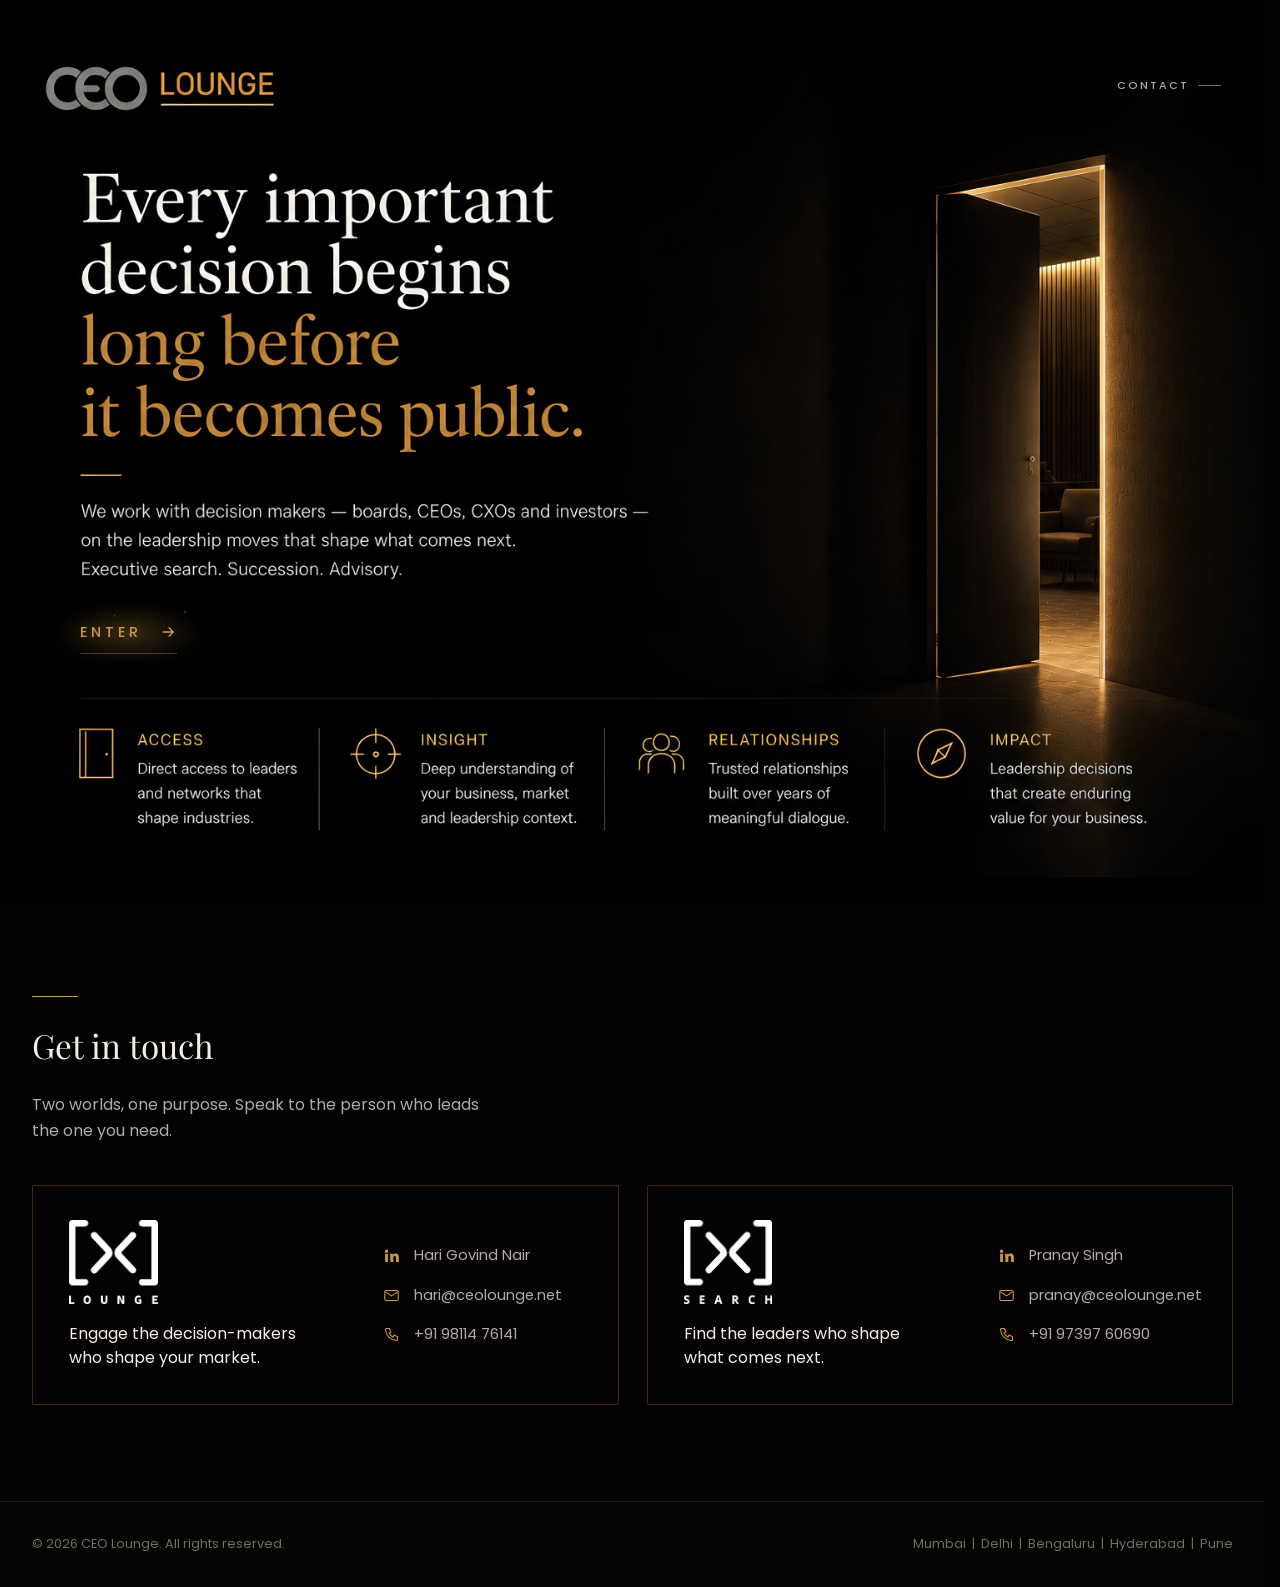
<file: index.html>
<!DOCTYPE html>
<html lang="en">
<head>
<meta charset="UTF-8">
<meta name="viewport" content="width=device-width, initial-scale=1.0">
<title>CEO Lounge</title>
<meta name="description" content="CEO Lounge — every important decision begins long before it becomes public. We work with decision makers on the leadership moves that shape what comes next.">
<link rel="preconnect" href="https://fonts.googleapis.com">
<link rel="preconnect" href="https://fonts.gstatic.com" crossorigin>
<link href="https://fonts.googleapis.com/css2?family=Playfair+Display:wght@400;500;600&family=Poppins:wght@400;500;600;700;800&display=swap" rel="stylesheet">
<link rel="stylesheet" href="css/style.css?v=49">
</head>
<body class="landing-body">

<div class="stage">
  <div class="stage-inner">

    <img class="stage-art" src="assets/images/landing.png"
         alt="CEO Lounge — Every important decision begins long before it becomes public. We work with decision makers, boards, CEOs, CXOs and investors, on the leadership moves that shape what comes next. Executive search. Succession. Advisory. Access: direct access to leaders and networks that shape industries. Insight: deep understanding of your business, market and leadership context. Relationships: trusted relationships built over years of meaningful dialogue. Impact: leadership decisions that create enduring value for your business.">

    <div class="art-topbar">
      <a href="#contact" class="art-contact">Contact</a>
    </div>

    <a href="enter.html" class="art-enter">
      <span class="spark" aria-hidden="true"></span>
      Enter
      <svg viewBox="0 0 24 24" fill="none" stroke="currentColor" stroke-width="2" aria-hidden="true"><path d="M5 12h14M13 6l6 6-6 6"/></svg>
    </a>

  </div>

  <!-- Phone only. The artwork above carries its copy as pixels, which fit to
       an unreadable size on a narrow screen, so below the breakpoint it steps
       aside and the same words render as text. Only one of the two is ever
       displayed, so neither the copy nor the artwork's alt is announced twice. -->
  <div class="stage-copy">

    <div class="stage-copy-bar">
      <img class="stage-copy-brand" src="assets/images/logo/ceo-lounge-logo.png" alt="CEO Lounge">
      <a href="#contact" class="top-link">Contact</a>
    </div>

    <h1>Every important decision begins <span class="accent">long before it becomes public.</span></h1>
    <span class="hero-rule"></span>
    <p class="stage-copy-lede">We work with decision makers — boards, CEOs, CXOs and investors — on the leadership moves that shape what comes next.</p>
    <p class="stage-copy-services">Executive search. Succession. Advisory.</p>

    <a href="enter.html" class="enter-link">Enter
      <svg viewBox="0 0 24 24" fill="none" stroke="currentColor" stroke-width="2" aria-hidden="true"><path d="M5 12h14M13 6l6 6-6 6"/></svg>
    </a>

    <ul class="stage-feats">
      <li>
        <svg class="p-icon" viewBox="0 0 24 24" fill="none" stroke="currentColor" stroke-width="1.5" aria-hidden="true"><rect x="6" y="3" width="12" height="18" rx="1"/><circle cx="14.5" cy="12" r="0.9" fill="currentColor" stroke="none"/></svg>
        <div>
          <h4>Access</h4>
          <p>Direct access to leaders and networks that shape industries.</p>
        </div>
      </li>
      <li>
        <svg class="p-icon" viewBox="0 0 24 24" fill="none" stroke="currentColor" stroke-width="1.5" aria-hidden="true"><circle cx="12" cy="12" r="5.5"/><path d="M12 2v3M12 19v3M2 12h3M19 12h3"/><circle cx="12" cy="12" r="1" fill="currentColor" stroke="none"/></svg>
        <div>
          <h4>Insight</h4>
          <p>Deep understanding of your business, market and leadership context.</p>
        </div>
      </li>
      <li>
        <svg class="p-icon" viewBox="0 0 24 24" fill="none" stroke="currentColor" stroke-width="1.5" aria-hidden="true"><circle cx="9" cy="8" r="3"/><path d="M3.5 19a5.5 5.5 0 0111 0"/><circle cx="16.5" cy="9" r="2.2"/><path d="M15 13.6a4.6 4.6 0 015.5 3.4"/></svg>
        <div>
          <h4>Relationships</h4>
          <p>Trusted relationships built over years of meaningful dialogue.</p>
        </div>
      </li>
      <li>
        <svg class="p-icon" viewBox="0 0 24 24" fill="none" stroke="currentColor" stroke-width="1.5" aria-hidden="true"><circle cx="12" cy="12" r="9"/><path d="M15.2 8.8l-2.1 4.4-4.3 2.1 2.1-4.4z"/></svg>
        <div>
          <h4>Impact</h4>
          <p>Leadership decisions that create enduring value for your business.</p>
        </div>
      </li>
    </ul>

  </div>
</div>

<section class="block" id="contact">
  <div class="container">

    <div class="section-head" style="margin-bottom:42px;">
      <span class="rule-gold"></span>
      <h2>Get in touch</h2>
      <p>Two worlds, one purpose. Speak to the person who leads the one you need.</p>
    </div>

    <div class="contact-split">

      <div class="contact-col">
        <a class="brand-link" href="xlounge.html">
          <img class="brand" src="assets/images/logo/xlounge-logo-white.png" alt="X Lounge">
        </a>
        <p class="tag">Engage the decision-makers who shape your market.</p>
        <ul class="contact-list">
          <li>
            <svg viewBox="0 0 24 24" fill="currentColor" stroke="none" aria-hidden="true"><path d="M4.98 3.5a2.5 2.5 0 11-.02 5 2.5 2.5 0 01.02-5zM3 9.5h4V21H3zM10 9.5h3.8v1.6h.05c.53-.95 1.83-1.95 3.77-1.95 4.03 0 4.78 2.5 4.78 5.76V21h-4v-5.3c0-1.27-.02-2.9-1.8-2.9-1.8 0-2.08 1.38-2.08 2.81V21h-4z"/></svg>
            <a href="https://www.linkedin.com/in/harigovindnair/" target="_blank" rel="noopener noreferrer">Hari Govind Nair</a>
          </li>
          <li>
            <svg viewBox="0 0 24 24" fill="none" stroke="currentColor" stroke-width="1.5"><rect x="2.5" y="5" width="19" height="14" rx="2"/><path d="M3 6.5l9 6 9-6"/></svg>
            <a href="mailto:hari@ceolounge.net">hari@ceolounge.net</a>
          </li>
          <li>
            <svg viewBox="0 0 24 24" fill="none" stroke="currentColor" stroke-width="1.5"><path d="M5 3.5h4l2 5-2.5 1.5a12 12 0 005.5 5.5L15.5 13l5 2v4a1.5 1.5 0 01-1.7 1.5A17 17 0 013.5 5.2 1.5 1.5 0 015 3.5z"/></svg>
            <a href="tel:+919811476141">+91 98114 76141</a>
          </li>
        </ul>
      </div>

      <div class="contact-col">
        <a class="brand-link" href="xsearch.html">
          <img class="brand" src="assets/images/logo/xsearch-logo-white.png" alt="X Search">
        </a>
        <p class="tag">Find the leaders who shape what comes next.</p>
        <ul class="contact-list">
          <li>
            <svg viewBox="0 0 24 24" fill="currentColor" stroke="none" aria-hidden="true"><path d="M4.98 3.5a2.5 2.5 0 11-.02 5 2.5 2.5 0 01.02-5zM3 9.5h4V21H3zM10 9.5h3.8v1.6h.05c.53-.95 1.83-1.95 3.77-1.95 4.03 0 4.78 2.5 4.78 5.76V21h-4v-5.3c0-1.27-.02-2.9-1.8-2.9-1.8 0-2.08 1.38-2.08 2.81V21h-4z"/></svg>
            <a href="https://www.linkedin.com/in/singhpranay/" target="_blank" rel="noopener noreferrer">Pranay Singh</a>
          </li>
          <li>
            <svg viewBox="0 0 24 24" fill="none" stroke="currentColor" stroke-width="1.5"><rect x="2.5" y="5" width="19" height="14" rx="2"/><path d="M3 6.5l9 6 9-6"/></svg>
            <a href="mailto:pranay@ceolounge.net">pranay@ceolounge.net</a>
          </li>
          <li>
            <svg viewBox="0 0 24 24" fill="none" stroke="currentColor" stroke-width="1.5"><path d="M5 3.5h4l2 5-2.5 1.5a12 12 0 005.5 5.5L15.5 13l5 2v4a1.5 1.5 0 01-1.7 1.5A17 17 0 013.5 5.2 1.5 1.5 0 015 3.5z"/></svg>
            <a href="tel:+919739760690">+91 97397 60690</a>
          </li>
        </ul>
      </div>

    </div>
  </div>
</section>

<footer class="site-footer">
  <div class="container">
    <span>&copy; <span data-year></span> CEO Lounge. All rights reserved.</span>
    <span>Mumbai &nbsp;|&nbsp; Delhi &nbsp;|&nbsp; Bengaluru &nbsp;|&nbsp; Hyderabad &nbsp;|&nbsp; Pune</span>
  </div>
</footer>

<script src="js/main.js?v=6"></script>
<script src="js/sparkle.js?v=2"></script>
</body>
</html>
</file>
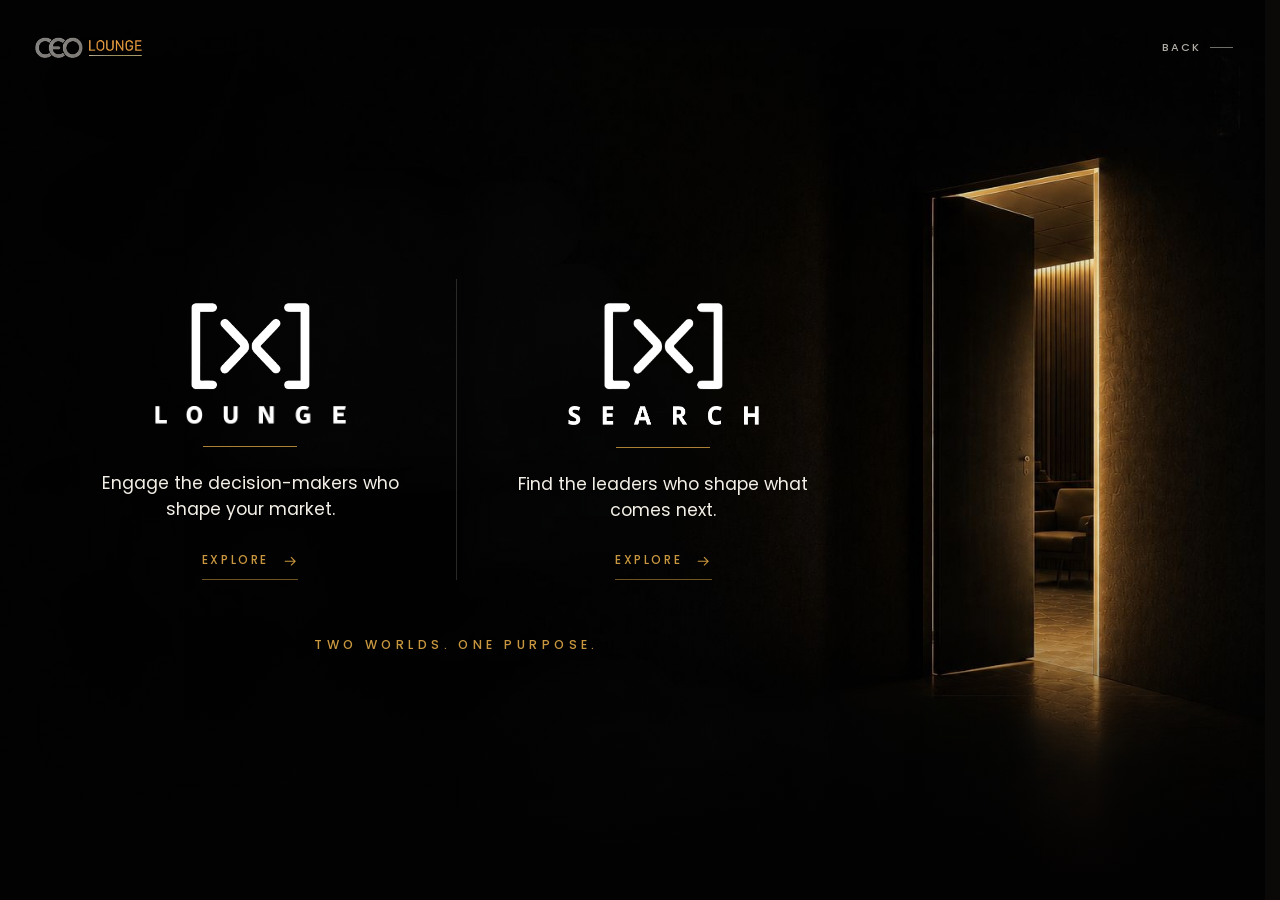
<file: enter.html>
<!DOCTYPE html>
<html lang="en">
<head>
<meta charset="UTF-8">
<meta name="viewport" content="width=device-width, initial-scale=1.0">
<title>Enter — CEO Lounge</title>
<meta name="description" content="Two worlds. One purpose. X Lounge engages the decision-makers who shape your market; X Search finds the leaders who shape what comes next.">
<link rel="preconnect" href="https://fonts.googleapis.com">
<link rel="preconnect" href="https://fonts.gstatic.com" crossorigin>
<link href="https://fonts.googleapis.com/css2?family=Playfair+Display:wght@400;500;600&family=Poppins:wght@400;500;600;700;800&display=swap" rel="stylesheet">
<link rel="stylesheet" href="css/style.css?v=49">
</head>
<body>

<div class="site-bg site-bg--enter">
  <header class="site-header">
    <div class="container">
      <a href="index.html" class="site-brand">
        <img src="assets/images/logo/ceo-lounge-logo.png" alt="CEO Lounge — home">
      </a>
      <a href="index.html" class="top-link">Back</a>
    </div>
  </header>

  <main class="enter-main">
    <div class="container">

      <div class="split">

        <a href="xlounge.html" class="split-choice">
          <span class="split-logo">
            <img class="split-mark" src="assets/images/logo/xlounge-mark.png" alt="">
            <img class="split-word" src="assets/images/logo/xlounge-word.png" alt="X Lounge">
          </span>
          <span class="split-rule"></span>
          <span class="split-desc">Engage the decision-makers who shape your market.</span>
          <span class="split-cta">Explore
            <svg viewBox="0 0 24 24" fill="none" stroke="currentColor" stroke-width="1.6" aria-hidden="true"><path d="M4 12h15M13 6l6 6-6 6"/></svg>
          </span>
        </a>

        <a href="xsearch.html" class="split-choice split-choice--second">
          <span class="split-logo">
            <img class="split-mark" src="assets/images/logo/xsearch-mark.png" alt="">
            <img class="split-word" src="assets/images/logo/xsearch-word.png" alt="X Search">
          </span>
          <span class="split-rule"></span>
          <span class="split-desc">Find the leaders who shape what comes next.</span>
          <span class="split-cta">Explore
            <svg viewBox="0 0 24 24" fill="none" stroke="currentColor" stroke-width="1.6" aria-hidden="true"><path d="M4 12h15M13 6l6 6-6 6"/></svg>
          </span>
        </a>

      </div>

      <p class="split-tagline">Two worlds. One purpose.</p>

    </div>
  </main>
</div>

<script src="js/main.js?v=6"></script>
</body>
</html>
</file>
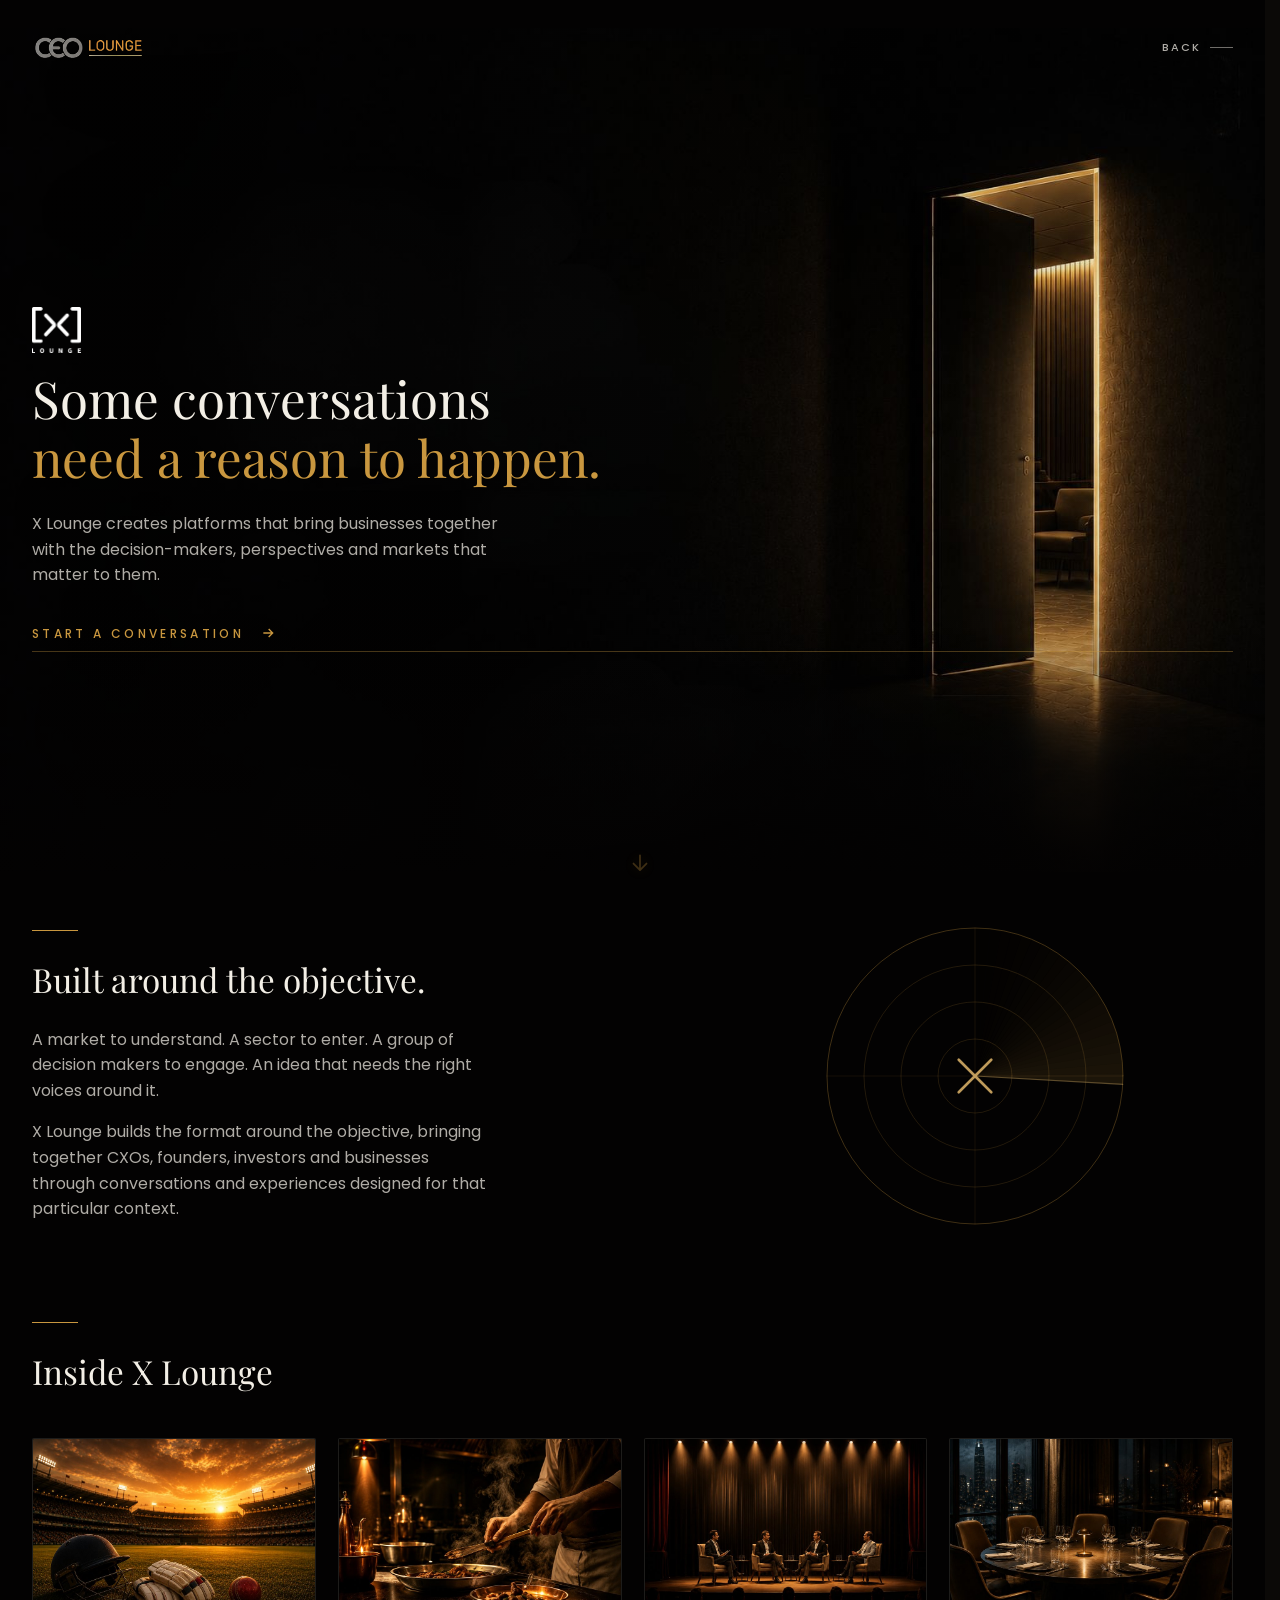
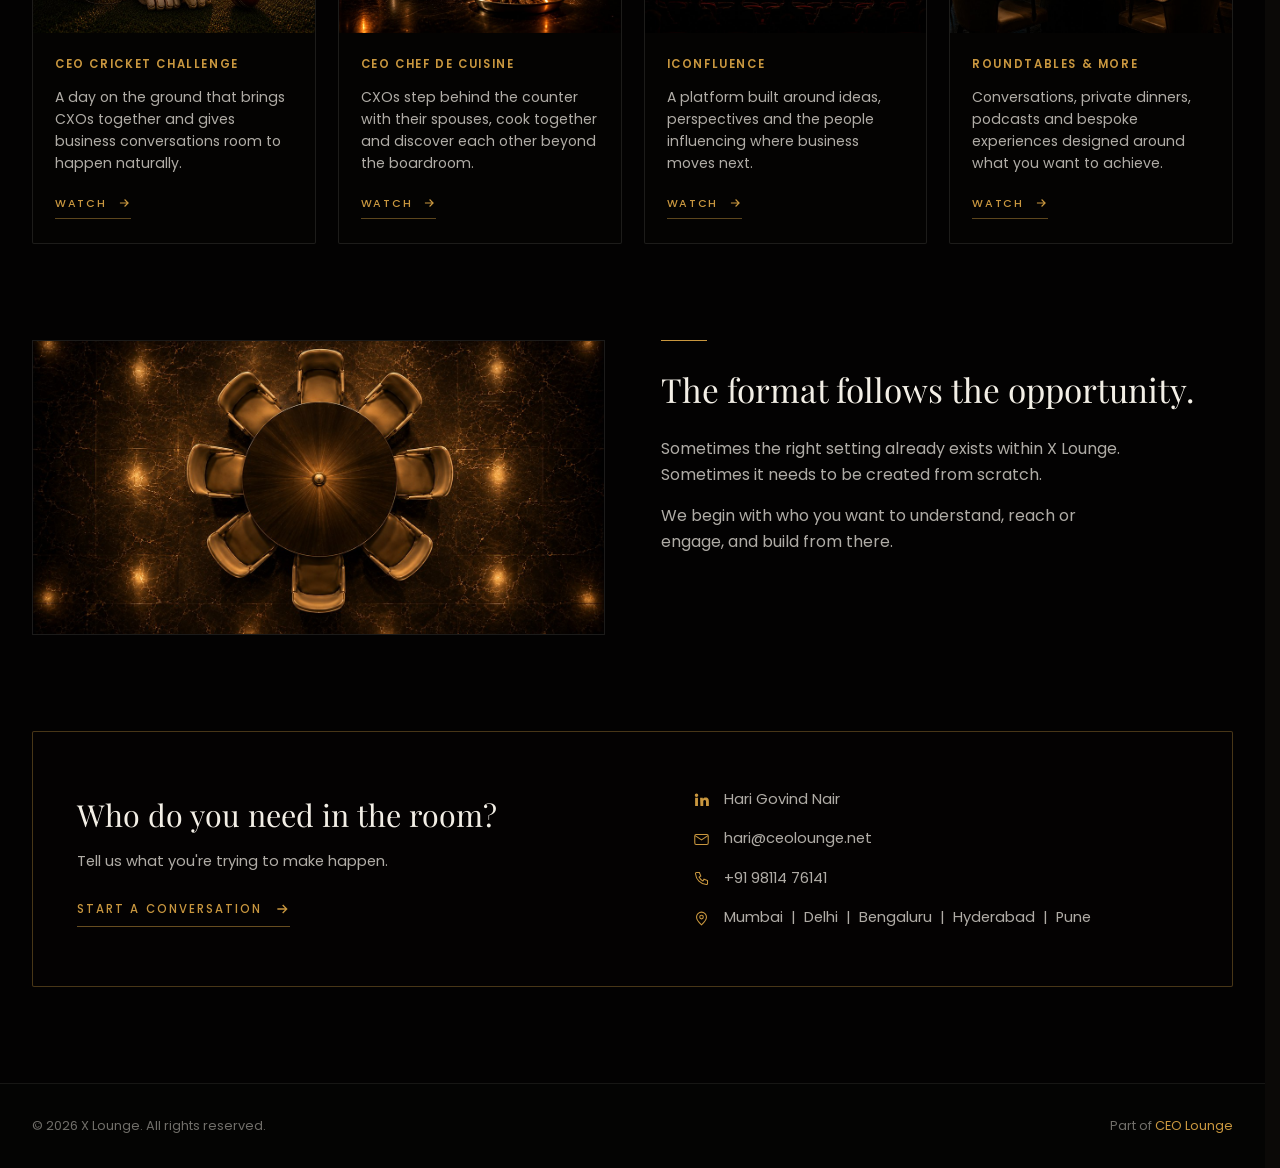
<file: xlounge.html>
<!DOCTYPE html>
<html lang="en">
<head>
<meta charset="UTF-8">
<meta name="viewport" content="width=device-width, initial-scale=1.0">
<title>X Lounge — CEO Lounge</title>
<meta name="description" content="X Lounge creates platforms that bring businesses together with the decision-makers, perspectives and markets that matter to them.">
<link rel="preconnect" href="https://fonts.googleapis.com">
<link rel="preconnect" href="https://fonts.gstatic.com" crossorigin>
<link href="https://fonts.googleapis.com/css2?family=Playfair+Display:wght@400;500;600&family=Poppins:wght@400;500;600;700;800&display=swap" rel="stylesheet">
<link rel="stylesheet" href="css/style.css?v=49">
</head>
<body>

<div class="site-bg">
  <header class="site-header">
    <div class="container">
      <a href="index.html" class="site-brand">
        <img src="assets/images/logo/ceo-lounge-logo.png" alt="CEO Lounge — home">
      </a>
      <a href="enter.html" class="top-link">Back</a>
    </div>
  </header>

  <main>

    <section class="hero">
      <div class="container">
        <span class="brand-lockup">
          <img src="assets/images/logo/xlounge-logo-white.png" alt="X Lounge">
        </span>
        <h1>Some conversations <span class="accent">need a reason to happen.</span></h1>
        <p class="lede">X Lounge creates platforms that bring businesses together with the decision-makers, perspectives and markets that matter to them.</p>
        <a href="#contact" class="enter-link">Start a conversation
          <svg viewBox="0 0 24 24" fill="none" stroke="currentColor" stroke-width="2"><path d="M5 12h14M13 6l6 6-6 6"/></svg>
        </a>
      </div>
    </section>

    <section class="block">
      <div class="container">
        <div class="objective">
          <div class="section-head">
            <span class="rule-gold"></span>
            <h2>Built around the objective.</h2>
            <p>A market to understand. A sector to enter. A group of decision makers to engage. An idea that needs the right voices around it.</p>
            <p>X Lounge builds the format around the objective, bringing together CXOs, founders, investors and businesses through conversations and experiences designed for that particular context.</p>
          </div>
          <div class="radar" aria-hidden="true">
            <canvas class="radar-canvas"></canvas>
          </div>
        </div>
      </div>
    </section>

    <section class="block" id="inside" style="padding-top:0;">
      <div class="container">
        <div class="section-head" style="margin-bottom:40px;">
          <span class="rule-gold"></span>
          <h2>Inside X Lounge</h2>
        </div>

        <div class="exp-grid">

          <article class="exp-card">
            <div class="shot"><img src="assets/images/lounge/cricket.jpg?v=2" alt="CXOs on the field at the CEO Cricket Challenge"></div>
            <div class="body">
              <h3>CEO Cricket Challenge</h3>
              <p>A day on the ground that brings CXOs together and gives business conversations room to happen naturally.</p>
              <a href="https://www.youtube.com/watch?v=jl3CqXbD2oI&amp;t=163s" target="_blank" rel="noopener noreferrer"
                 aria-label="Watch the CEO Cricket Challenge film on YouTube (opens in a new tab)" class="watch">Watch
                <svg viewBox="0 0 24 24" fill="none" stroke="currentColor" stroke-width="2"><path d="M5 12h14M13 6l6 6-6 6"/></svg>
              </a>
            </div>
          </article>

          <article class="exp-card">
            <div class="shot"><img src="assets/images/lounge/chef.jpg?v=2" alt="Cooking together at CEO Chef de Cuisine"></div>
            <div class="body">
              <h3>CEO Chef de Cuisine</h3>
              <p>CXOs step behind the counter with their spouses, cook together and discover each other beyond the boardroom.</p>
              <a href="https://www.youtube.com/watch?v=zW4P4byPMak" target="_blank" rel="noopener noreferrer"
                 aria-label="Watch the CEO Chef de Cuisine film on YouTube (opens in a new tab)" class="watch">Watch
                <svg viewBox="0 0 24 24" fill="none" stroke="currentColor" stroke-width="2"><path d="M5 12h14M13 6l6 6-6 6"/></svg>
              </a>
            </div>
          </article>

          <article class="exp-card">
            <div class="shot"><img src="assets/images/lounge/iconfluence.jpg?v=2" alt="A panel conversation on stage at Iconfluence"></div>
            <div class="body">
              <h3>Iconfluence</h3>
              <p>A platform built around ideas, perspectives and the people influencing where business moves next.</p>
              <a href="https://www.youtube.com/watch?v=LBBF4GLEzLQ" target="_blank" rel="noopener noreferrer"
                 aria-label="Watch the CEO Iconfluence film on YouTube (opens in a new tab)" class="watch">Watch
                <svg viewBox="0 0 24 24" fill="none" stroke="currentColor" stroke-width="2"><path d="M5 12h14M13 6l6 6-6 6"/></svg>
              </a>
            </div>
          </article>

          <article class="exp-card">
            <div class="shot"><img src="assets/images/lounge/roundtables.jpg?v=2" alt="A private dinner table set for a roundtable"></div>
            <div class="body">
              <h3>Roundtables &amp; more</h3>
              <p>Conversations, private dinners, podcasts and bespoke experiences designed around what you want to achieve.</p>
              <a href="https://www.youtube.com/watch?v=SjS1Ne0492Q" target="_blank" rel="noopener noreferrer"
                 aria-label="Watch the CEO Awards film on YouTube (opens in a new tab)" class="watch">Watch
                <svg viewBox="0 0 24 24" fill="none" stroke="currentColor" stroke-width="2"><path d="M5 12h14M13 6l6 6-6 6"/></svg>
              </a>
            </div>
          </article>

        </div>
      </div>
    </section>

    <section class="block" style="padding-top:0;">
      <div class="container">
        <div class="format-split">
          <div class="shot">
            <img src="assets/images/lounge/format.jpg?v=3" alt="A roundtable seen from above">
          </div>
          <div class="section-head">
            <span class="rule-gold"></span>
            <h2>The format follows the opportunity.</h2>
            <p>Sometimes the right setting already exists within X Lounge. Sometimes it needs to be created from scratch.</p>
            <p>We begin with who you want to understand, reach or engage, and build from there.</p>
          </div>
        </div>
      </div>
    </section>

    <section class="block" id="contact" style="padding-top:0;">
      <div class="container">
        <div class="contact-panel">
          <div>
            <h2>Who do you need in the room?</h2>
            <p class="sub">Tell us what you're trying to make happen.</p>
            <a href="mailto:hari@ceolounge.net" class="link-arrow">Start a conversation
              <svg viewBox="0 0 24 24" fill="none" stroke="currentColor" stroke-width="2"><path d="M5 12h14M13 6l6 6-6 6"/></svg>
            </a>
          </div>
          <ul class="contact-list">
            <li>
              <svg viewBox="0 0 24 24" fill="currentColor" stroke="none" aria-hidden="true"><path d="M4.98 3.5a2.5 2.5 0 11-.02 5 2.5 2.5 0 01.02-5zM3 9.5h4V21H3zM10 9.5h3.8v1.6h.05c.53-.95 1.83-1.95 3.77-1.95 4.03 0 4.78 2.5 4.78 5.76V21h-4v-5.3c0-1.27-.02-2.9-1.8-2.9-1.8 0-2.08 1.38-2.08 2.81V21h-4z"/></svg>
              <a href="https://www.linkedin.com/in/harigovindnair/" target="_blank" rel="noopener noreferrer">Hari Govind Nair</a>
            </li>
            <li>
              <svg viewBox="0 0 24 24" fill="none" stroke="currentColor" stroke-width="1.5"><rect x="2.5" y="5" width="19" height="14" rx="2"/><path d="M3 6.5l9 6 9-6"/></svg>
              <a href="mailto:hari@ceolounge.net">hari@ceolounge.net</a>
            </li>
            <li>
              <svg viewBox="0 0 24 24" fill="none" stroke="currentColor" stroke-width="1.5"><path d="M5 3.5h4l2 5-2.5 1.5a12 12 0 005.5 5.5L15.5 13l5 2v4a1.5 1.5 0 01-1.7 1.5A17 17 0 013.5 5.2 1.5 1.5 0 015 3.5z"/></svg>
              <a href="tel:+919811476141">+91 98114 76141</a>
            </li>
            <li>
              <svg viewBox="0 0 24 24" fill="none" stroke="currentColor" stroke-width="1.5"><path d="M12 21s7-6.2 7-11a7 7 0 10-14 0c0 4.8 7 11 7 11z"/><circle cx="12" cy="10" r="2.5"/></svg>
              <span>Mumbai &nbsp;|&nbsp; Delhi &nbsp;|&nbsp; Bengaluru &nbsp;|&nbsp; Hyderabad &nbsp;|&nbsp; Pune</span>
            </li>
          </ul>
        </div>
      </div>
    </section>

  </main>

  <footer class="site-footer">
    <div class="container">
      <span>&copy; <span data-year></span> X Lounge. All rights reserved.</span>
      <span>Part of <a href="index.html">CEO Lounge</a></span>
    </div>
  </footer>
</div>

<div class="scroll-cue" aria-hidden="true">
  <svg viewBox="0 0 24 24" fill="none" stroke="currentColor" stroke-width="1.6" stroke-linecap="round" stroke-linejoin="round">
    <path d="M12 5v13M6 12.5l6 6 6-6"/>
  </svg>
</div>

<script src="js/main.js?v=6"></script>
<script src="js/radar.js?v=1"></script>
</body>
</html>
</file>
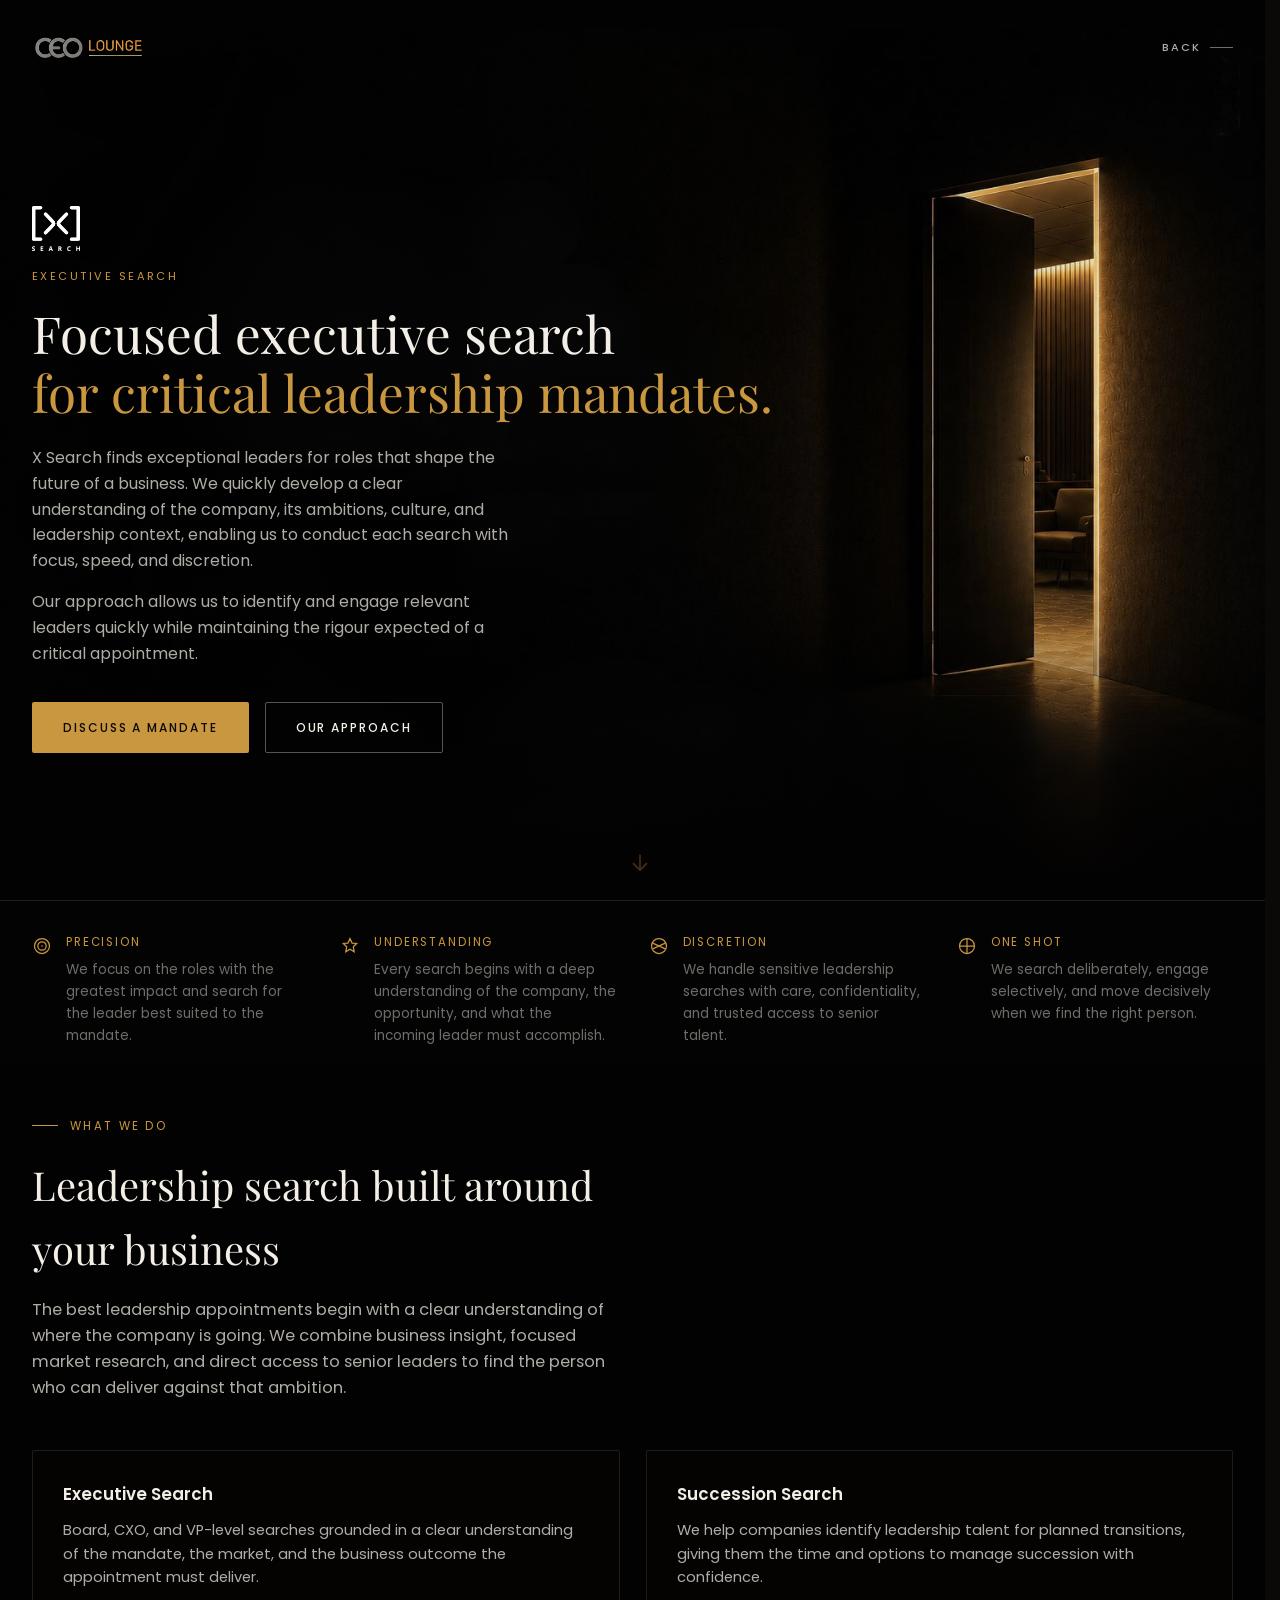
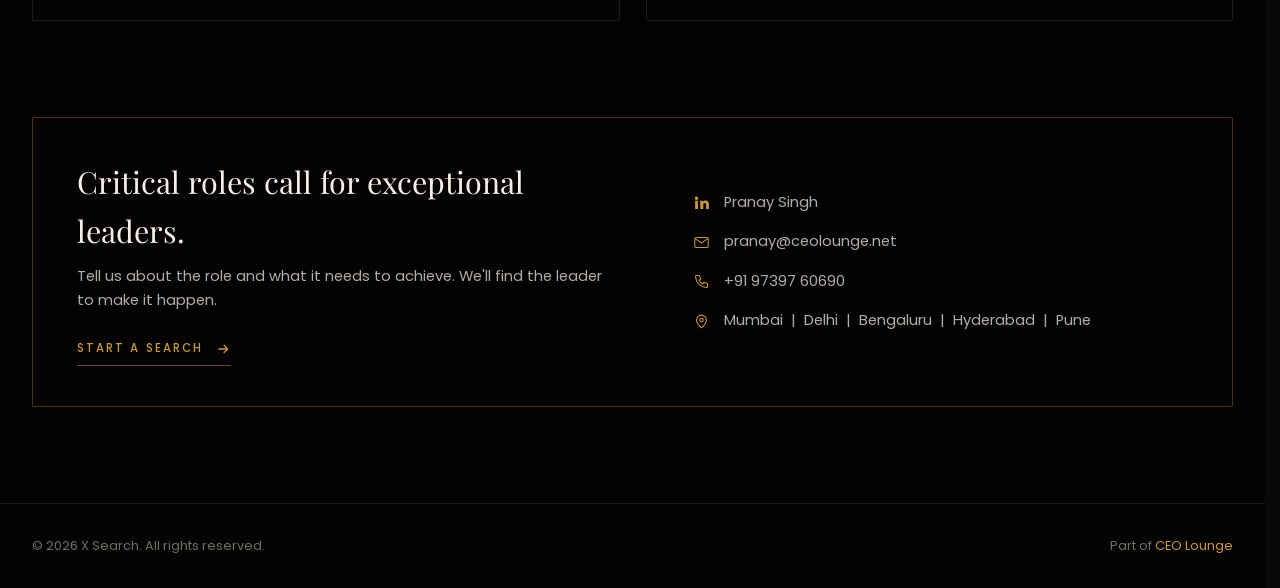
<file: xsearch.html>
<!DOCTYPE html>
<html lang="en">
<head>
<meta charset="UTF-8">
<meta name="viewport" content="width=device-width, initial-scale=1.0">
<title>X Search — Executive Search for Critical Roles</title>
<meta name="description" content="X Search helps companies appoint exceptional leaders to roles where the stakes are highest — executive search and succession search built around where the business is going.">
<link rel="preconnect" href="https://fonts.googleapis.com">
<link rel="preconnect" href="https://fonts.gstatic.com" crossorigin>
<link href="https://fonts.googleapis.com/css2?family=Playfair+Display:wght@400;500;600&family=Poppins:wght@400;500;600;700;800&display=swap" rel="stylesheet">
<link rel="stylesheet" href="css/style.css?v=49">
</head>
<body>

<div class="site-bg">
  <header class="site-header">
    <div class="container">
      <a href="index.html" class="site-brand">
        <img src="assets/images/logo/ceo-lounge-logo.png" alt="CEO Lounge — home">
      </a>
      <a href="enter.html" class="top-link">Back</a>
    </div>
  </header>

  <main>
    <section class="hero">
      <div class="container">
        <span class="brand-lockup">
          <img src="assets/images/logo/xsearch-logo-white.png" alt="X Search">
        </span>
        <span class="hero-eyebrow">Executive Search</span>
        <h1>Focused executive search <span class="accent">for critical leadership mandates.</span></h1>
        <p class="lede">X Search finds exceptional leaders for roles that shape the future of a business. We quickly develop a clear understanding of the company, its ambitions, culture, and leadership context, enabling us to conduct each search with focus, speed, and discretion.</p>
        <p class="lede">Our approach allows us to identify and engage relevant leaders quickly while maintaining the rigour expected of a critical appointment.</p>
        <div class="actions">
          <a href="#contact" class="btn btn-primary">Discuss a mandate</a>
          <a href="#approach" class="btn btn-outline">Our approach</a>
        </div>
      </div>

      <div class="container pillar-row" id="approach">
        <div class="pillar">
          <svg class="p-icon" viewBox="0 0 24 24" fill="none" stroke="currentColor" stroke-width="1.5"><circle cx="12" cy="12" r="9"/><circle cx="12" cy="12" r="5"/><circle cx="12" cy="12" r="1" fill="currentColor" stroke="none"/></svg>
          <div>
            <h4>Precision</h4>
            <p>We focus on the roles with the greatest impact and search for the leader best suited to the mandate.</p>
          </div>
        </div>
        <div class="pillar">
          <svg class="p-icon" viewBox="0 0 24 24" fill="none" stroke="currentColor" stroke-width="1.5"><path d="M12 3l2.5 5.5L20 9l-4 4 1 6-5-3-5 3 1-6-4-4 5.5-.5z"/></svg>
          <div>
            <h4>Understanding</h4>
            <p>Every search begins with a deep understanding of the company, the opportunity, and what the incoming leader must accomplish.</p>
          </div>
        </div>
        <div class="pillar">
          <svg class="p-icon" viewBox="0 0 24 24" fill="none" stroke="currentColor" stroke-width="1.5"><circle cx="12" cy="12" r="9"/><path d="M4.5 8.5l15 7M19.5 8.5l-15 7"/></svg>
          <div>
            <h4>Discretion</h4>
            <p>We handle sensitive leadership searches with care, confidentiality, and trusted access to senior talent.</p>
          </div>
        </div>
        <div class="pillar">
          <svg class="p-icon" viewBox="0 0 24 24" fill="none" stroke="currentColor" stroke-width="1.5"><circle cx="12" cy="12" r="9"/><path d="M12 3v18M3 12h18"/></svg>
          <div>
            <h4>One Shot</h4>
            <p>We search deliberately, engage selectively, and move decisively when we find the right person.</p>
          </div>
        </div>
      </div>
    </section>

    <section class="block">
      <div class="container">
        <div class="block-head">
          <span class="eyebrow">What we do</span>
          <h2>Leadership search built around your business</h2>
          <p>The best leadership appointments begin with a clear understanding of where the company is going. We combine business insight, focused market research, and direct access to senior leaders to find the person who can deliver against that ambition.</p>
        </div>
        <div class="grid grid-2">
          <div class="card">
            <h3>Executive Search</h3>
            <p>Board, CXO, and VP-level searches grounded in a clear understanding of the mandate, the market, and the business outcome the appointment must deliver.</p>
          </div>
          <div class="card">
            <h3>Succession Search</h3>
            <p>We help companies identify leadership talent for planned transitions, giving them the time and options to manage succession with confidence.</p>
          </div>
        </div>
      </div>
    </section>

    <section class="block" id="contact" style="padding-top:0;">
      <div class="container">
        <div class="contact-panel">
          <div>
            <h2>Critical roles call for exceptional leaders.</h2>
            <p class="sub">Tell us about the role and what it needs to achieve. We'll find the leader to make it happen.</p>
            <a href="mailto:pranay@ceolounge.net" class="link-arrow">Start a search
              <svg viewBox="0 0 24 24" fill="none" stroke="currentColor" stroke-width="2"><path d="M5 12h14M13 6l6 6-6 6"/></svg>
            </a>
          </div>
          <ul class="contact-list">
            <li>
              <svg viewBox="0 0 24 24" fill="currentColor" stroke="none" aria-hidden="true"><path d="M4.98 3.5a2.5 2.5 0 11-.02 5 2.5 2.5 0 01.02-5zM3 9.5h4V21H3zM10 9.5h3.8v1.6h.05c.53-.95 1.83-1.95 3.77-1.95 4.03 0 4.78 2.5 4.78 5.76V21h-4v-5.3c0-1.27-.02-2.9-1.8-2.9-1.8 0-2.08 1.38-2.08 2.81V21h-4z"/></svg>
              <a href="https://www.linkedin.com/in/singhpranay/" target="_blank" rel="noopener noreferrer">Pranay Singh</a>
            </li>
            <li>
              <svg viewBox="0 0 24 24" fill="none" stroke="currentColor" stroke-width="1.5"><rect x="2.5" y="5" width="19" height="14" rx="2"/><path d="M3 6.5l9 6 9-6"/></svg>
              <a href="mailto:pranay@ceolounge.net">pranay@ceolounge.net</a>
            </li>
            <li>
              <svg viewBox="0 0 24 24" fill="none" stroke="currentColor" stroke-width="1.5"><path d="M5 3.5h4l2 5-2.5 1.5a12 12 0 005.5 5.5L15.5 13l5 2v4a1.5 1.5 0 01-1.7 1.5A17 17 0 013.5 5.2 1.5 1.5 0 015 3.5z"/></svg>
              <a href="tel:+919739760690">+91 97397 60690</a>
            </li>
            <li>
              <svg viewBox="0 0 24 24" fill="none" stroke="currentColor" stroke-width="1.5"><path d="M12 21s7-6.2 7-11a7 7 0 10-14 0c0 4.8 7 11 7 11z"/><circle cx="12" cy="10" r="2.5"/></svg>
              <span>Mumbai &nbsp;|&nbsp; Delhi &nbsp;|&nbsp; Bengaluru &nbsp;|&nbsp; Hyderabad &nbsp;|&nbsp; Pune</span>
            </li>
          </ul>
        </div>
      </div>
    </section>
  </main>

  <footer class="site-footer">
    <div class="container">
      <span>&copy; <span data-year></span> X Search. All rights reserved.</span>
      <span>Part of <a href="index.html">CEO Lounge</a></span>
    </div>
  </footer>
</div>

<div class="scroll-cue" aria-hidden="true">
  <svg viewBox="0 0 24 24" fill="none" stroke="currentColor" stroke-width="1.6" stroke-linecap="round" stroke-linejoin="round">
    <path d="M12 5v13M6 12.5l6 6 6-6"/>
  </svg>
</div>

<script src="js/main.js?v=6"></script>
</body>
</html>
</file>
<file: css/style.css>
/* ==========================================================================
   CEO LOUNGE — design system
   Dark, brass-gold, editorial. Shared across every page in this project.
   ========================================================================== */

:root {
  --ink: #0b0907;
  --ink-2: #16120d;
  --ink-3: #201a13;
  --gold: #c9973f;
  --gold-soft: rgba(201, 151, 63, 0.35);
  --paper: #f3efe6;
  --paper-dim: rgba(243, 239, 230, 0.72);
  --paper-faint: rgba(243, 239, 230, 0.45);
  --gray: #9d998f;

  --font-serif: 'Playfair Display', Georgia, 'Times New Roman', serif;
  --font-sans: 'Poppins', 'Inter', -apple-system, BlinkMacSystemFont, sans-serif;

  /* Wide, to match the mockups, which run content to roughly 4.6% margins.
     Paragraphs are held to a readable measure individually (max-width in ch)
     rather than by squeezing the whole column. */
  --container: 1400px;

  /* Usable viewport width, which the artwork is sized from. `scrollbar-gutter:
     stable` on <html> above makes this consistent between pages that scroll
     and pages that don't — without it the landing measured ~15px wider than
     XLounge/XSearch and rendered the artwork ~3% larger. */
  --vw: 100vw;
}

* , *::before, *::after { box-sizing: border-box; }
/* Reserve the scrollbar gutter on every page, including the ones that don't
   scroll. Otherwise a non-scrolling page (the landing) has ~15px more usable
   width than a scrolling one (XLounge/XSearch), and the artwork — which is
   sized from that width — renders ~3% larger there. `overflow: hidden` still
   makes an element a scroll container, so the gutter is reserved there too. */
html { scroll-behavior: smooth; scrollbar-gutter: stable; }
body {
  margin: 0;
  background: var(--ink);
  color: var(--paper);
  font-family: var(--font-sans);
  font-size: 16px;
  line-height: 1.6;
  -webkit-font-smoothing: antialiased;
}
a { color: inherit; text-decoration: none; }
img, svg { max-width: 100%; display: block; }
h1, h2, h3, h4 { margin: 0; font-weight: 400; }
p { margin: 0; }
button { font-family: inherit; }

.container {
  width: 100%;   /* without this, auto margins shrink-wrap it inside flex parents */
  max-width: var(--container);
  margin: 0 auto;
  padding: 0 32px;
}

/* ---------- shared background — the door artwork ----------
   These pages use the UNBRANDED artwork and render the CEO LOUNGE mark as a
   real element in the header (see .site-brand), which is what lets it be a
   link home. It also frees the layout: while the mark was baked into the
   image, the artwork box had to be fitted whole and every column pinned to
   it, which left ~118px of dead bar down each side, a 243px gap above the
   headline and an off-centre content column. The artwork can now simply
   cover the first screen, and content uses the ordinary centred container. */
/* On a phone, 100vh measures the screen as if the browser's address bar were
   already scrolled away, so a 100vh hero is taller than what you can actually
   see and its foot starts life hidden. svh is that same screen with the bar
   still showing — the honest number on first paint. The plain vh line stays
   ahead of it for browsers that don't know the unit. */
.site-bg {
  position: relative;
  min-height: 100vh;
  min-height: 100svh;
  background: #030202;
  overflow: hidden;
  /* Typographic unit, previously 1% of the artwork width. Now viewport-based
     and clamped, so hero type still scales but no longer depends on the
     artwork's fitted size. */
  --u: clamp(11px, 1.05vw, 17px);
  /* Header's own height: its top padding plus the brand mark. The hero
     subtracts this so it fills the first screen exactly. */
  --header-h: calc(34px + clamp(26px, 2.1vw, 34px));
  /* Rendered width of the artwork. The background is `contain` inside a
     100vw x 100vh box, so this is its fitted width — used to keep the enter
     screen's panels clear of the lit doorway. */
  --art-w: min(100vw, calc(100vh * 1.499));
}
.site-bg::before {
  content: '';
  position: absolute;
  top: 0;
  left: 0;
  right: 0;
  height: 100vh;
  height: 100svh;
  z-index: 0;
  background-image: url('../assets/images/door.jpg');
  /* `contain` inside this 100vw x 100vh box reproduces the landing page's fit
     exactly — the landing sizes its artwork to min(vw, vh * 1.499) too — so
     the door renders at the same scale on every page. `cover` was scaling it
     up to fill the width, which read as zoomed in against home. */
  background-size: contain;
  background-position: center;
  background-repeat: no-repeat;
  pointer-events: none;
}
/* Fades the foot of the artwork into the page black so the covered band does
   not end on a hard edge, and lifts contrast a little under the copy column. */
.site-bg::after {
  content: '';
  position: absolute;
  top: 0;
  left: 0;
  right: 0;
  height: 100vh;
  height: 100svh;
  z-index: 0;
  pointer-events: none;
  /* Lighter than before: now the artwork is fitted rather than blown up, it
     reads closer to the landing page, which carries no scrim at all. Enough
     is kept to hold contrast under the live copy. */
  background:
    linear-gradient(180deg, rgba(3,2,2,0) 66%, rgba(3,2,2,0.8) 93%, #030202 100%),
    linear-gradient(90deg, rgba(3,2,2,0.5) 0%, rgba(3,2,2,0.28) 45%, rgba(3,2,2,0.12) 72%, rgba(3,2,2,0) 100%);
}

/* Both hero lockups use .brand-lockup so X Lounge and X Search render at the
   same size; their source files carry near-identical proportions (the mark is
   78.0% and 77.7% of each file's height), so one height suits both. */

/* ==========================================================================
   LANDING — full-bleed composed artwork.
   All headline copy lives inside the image; only the Enter and Contact
   links are real DOM. The stage below reproduces `object-fit: cover`
   geometry as a real box, so overlay links stay locked to the artwork
   at every viewport size instead of drifting as the image crops.
   ========================================================================== */
:root { --art-ar: 1.499; }         /* 1535 / 1024 */

.landing-body { background: #030202; }

/* One full screen of artwork, with the contact section scrolling in beneath.
   It used to be position:absolute with the page locked against scrolling;
   now it holds its own height so content can follow it. */
.stage {
  position: relative;
  width: 100%;
  height: 100vh;
  height: 100svh;
  /* Matches the artwork's own perimeter, which is pure black (measured max
     luminance 1-13 on all four edges), so the fit is seamless. */
  background: #000;
  overflow: hidden;
}
.stage-inner {
  position: absolute;
  top: 50%;
  left: 50%;
  transform: translate(-50%, -50%);
  /* Fit the whole artwork: never crop, because every word of copy is baked
     into the image. A `cover` fill would slice the logo and the feature row
     off on a 16:9 display. */
  width: min(var(--vw), calc(100vh * var(--art-ar)));
  height: min(100vh, calc(var(--vw) / var(--art-ar)));
  /* 1% of artwork width — overlay links size in em so they scale with the art.
     Floored at 9px so Enter/Contact stay legible when the artwork is small. */
  font-size: max(9px, calc(min(var(--vw), 100vh * var(--art-ar)) / 100));
}
.stage-art {
  width: 100%;
  height: 100%;
  display: block;
  object-fit: fill; /* box ratio equals the image ratio, so no distortion */
}

/* --- overlay links, positioned in % of the artwork --- */
.art-topbar {
  position: absolute;
  top: 4.4%;
  left: 4%;
  right: 4%;
  height: 5.8%;
  display: flex;
  align-items: center;
  justify-content: flex-end;
}
/* The top-right link treatment is defined once, under "top-right nav link"
   below, and shared by .art-contact (stage pages) and .top-link (content
   pages) so Back reads identically everywhere. */

.art-enter {
  position: absolute;
  left: 6.8%;
  top: 70%;
  font-family: var(--font-sans);
  font-weight: 500;
  font-size: max(13px, 1.12em);
  letter-spacing: 0.28em;
  text-transform: uppercase;
  color: var(--gold);
  display: inline-flex;
  align-items: center;
  gap: 1.2em;
  padding-bottom: 0.65em;
  border-bottom: 1px solid var(--gold-soft);
  transition: gap 0.2s ease, border-color 0.2s ease;
}
.art-enter svg { width: 1.25em; height: 1.25em; }
.art-enter:hover { gap: 1.7em; border-color: var(--gold); }

/* ---------- Enter: glow and glitter ----------
   `isolation: isolate` gives the link its own stacking context, so the
   z-index:-1 layers below sit behind its text without dropping behind the
   artwork itself. Without it they would paint under the photograph. */
.art-enter {
  isolation: isolate;
  text-shadow: 0 0 14px rgba(201,151,63,0.35);
  transition: gap 0.2s ease, border-color 0.2s ease, text-shadow 0.3s ease;
}
.art-enter:hover { text-shadow: 0 0 18px rgba(224,181,106,0.6); }

/* soft halo, breathing slowly */
.art-enter::before {
  content: '';
  position: absolute;
  left: -1.7em;
  right: -1.7em;
  top: -1.15em;
  bottom: -0.7em;
  z-index: -1;
  border-radius: 999px;
  background: radial-gradient(ellipse at center,
              rgba(201,151,63,0.26) 0%, rgba(201,151,63,0.10) 45%, transparent 72%);
  filter: blur(5px);
  pointer-events: none;
  animation: enterHalo 4.6s ease-in-out infinite;
}
@keyframes enterHalo {
  0%, 100% { opacity: 0.55; transform: scale(0.97); }
  50%      { opacity: 1;    transform: scale(1.04); }
}

/* Canvas host for the specks (js/sparkle.js). Fixed background positions
   could only twinkle the same dots in place; each speck is now born, glows
   and dies somewhere new. */
.art-enter .spark {
  position: absolute;
  inset: -0.7em -1.05em;   /* kept close to the link rather than spread wide */
  z-index: -1;
  pointer-events: none;
}
.art-enter .spark canvas {
  width: 100%;
  height: 100%;
  display: block;
}

@media (prefers-reduced-motion: reduce) {
  .art-enter::before { animation: none; }
}

.art-topbar a:focus-visible,
.art-enter:focus-visible { outline: 2px solid var(--gold); outline-offset: 6px; }

/* ---------- header / logo lockup ---------- */
/* The CEO LOUNGE mark is baked into the background artwork, so the header
   carries only its right-hand links. The baked mark's vertical centre sits
   at 7.6% of the artwork's height — and the artwork scales with the
   viewport — so the header is padded off that same measure, keeping the
   links on the logo's optical line at every aspect ratio. */
/* The mark is a real element now, so the header no longer has to be pushed
   down to meet a logo painted into the background. Ordinary spacing, brand
   left and Back right, both inside the same centred container as the content
   below — so everything lines up on one column. */
.site-header {
  position: relative;
  z-index: 3;
  padding: 34px 0 0;
  font-size: var(--u);
}
.site-header .container {
  display: flex;
  align-items: center;
  justify-content: space-between;
  gap: 28px;
}
.site-brand { display: inline-block; }
.site-brand img {
  height: clamp(26px, 2.1vw, 34px);
  width: auto;
  transition: opacity 0.2s ease;
}
.site-brand:hover img { opacity: 0.82; }
.brand-ceo {
  display: inline-flex;
  align-items: baseline;
  gap: 12px;
}
.brand-ceo .mark {
  font-family: var(--font-sans);
  font-weight: 800;
  font-size: 1.6rem;
  letter-spacing: 0.01em;
  color: var(--gray);
}
.brand-ceo .word {
  font-family: var(--font-sans);
  font-weight: 500;
  font-size: 0.95rem;
  letter-spacing: 0.3em;
  color: var(--gold);
  border-bottom: 1px solid var(--gold);
  padding-bottom: 4px;
}
/* ---------- top-right nav link ----------
   One treatment for every page: the label followed by a short rule, as in
   the brand mockups. Both the stage pages (.art-contact) and the content
   pages (.top-link) use it, and both size off the same artwork-derived unit,
   so Back sits at the same size and position throughout. */
.top-link,
.art-contact {
  font-family: var(--font-sans);
  font-size: max(11px, 0.8em);
  font-weight: 500;
  letter-spacing: 0.18em;
  text-transform: uppercase;
  color: var(--paper-dim);
  display: inline-flex;
  align-items: center;
  gap: 0.85em;
  transition: color 0.2s ease;
  /* The label itself is only ~18px tall — fine for a cursor, under half a
     fingertip. The padding buys a 44px touch target without moving the text:
     it is taken back out with an equal negative margin. */
  padding: 13px 0;
  margin: -13px 0;
}
.top-link::after,
.art-contact::after {
  content: '';
  width: 2.1em;
  height: 1px;
  background: var(--paper-faint);
  transition: background 0.2s ease;
}
.top-link:hover,
.art-contact:hover { color: var(--gold); }
.top-link:hover::after,
.art-contact:hover::after { background: var(--gold); }

/* ---------- brand mark: bracket-X, tinted per sub-brand ---------- */
.brand-mark {
  display: inline-flex;
  align-items: center;
  gap: 12px;
}
.brand-mark .mark-glyph { width: 32px; height: 32px; flex-shrink: 0; }
.brand-mark .mark-glyph svg { width: 100%; height: 100%; }
.brand-mark .mark-word {
  font-family: var(--font-sans);
  font-weight: 500;
  font-size: 0.95rem;
  letter-spacing: 0.28em;
  text-transform: uppercase;
}
.brand-mark--gold { color: var(--gold); }
.brand-mark--white { color: var(--paper); }

/* ---------- hero ----------
   Hero type is sized in `em` off --u (1% of the artwork width), the same
   unit the landing's baked headline was set at, so the headline matches
   across pages instead of running ~50% larger from its old 5vw rule. The
   max() floors keep everything readable once the artwork gets small. */
/* Fills the first screen exactly, so the following section starts at the fold
   rather than creeping up into it. Content is centred in that space, which
   also opens up the gap beneath the hero's call to action. */
/* --u is derived from the viewport's width alone, which is fine until a window
   is wide but short: the hero then asks for more height than there is and the
   copy runs past the fold. --hs takes the smaller of the two readings, so on a
   short window the whole hero scales down together and keeps its proportions,
   while on a normally-tall one it is exactly --u and nothing changes. The px
   floor stops it shrinking past readable. */
.hero {
  position: relative;
  --hs: max(11px, min(var(--u), 1.9vh));
  display: flex;
  flex-direction: column;
  font-size: var(--hs);
}
/* The first screen belongs to the copy. Anything after it in the hero — the
   pillar row on X Search — follows below the fold rather than being squeezed
   into the same screen alongside it. */
.hero > .container:not(.pillar-row) {
  min-height: calc(100vh - var(--header-h));
  min-height: calc(100svh - var(--header-h));
  display: flex;
  flex-direction: column;
  justify-content: center;
}
/* Spacing scales with --hs too, or the gaps would stay put while the type
   around them shrank. The multipliers reproduce the original px values at
   full size. */
.hero .container {
  position: relative;
  z-index: 1;
  padding: calc(var(--hs) * 1.47) 32px calc(var(--hs) * 1.6);
}
.hero-eyebrow {
  font-family: var(--font-sans);
  font-size: max(0.7rem, 0.75em);
  letter-spacing: 0.22em;
  text-transform: uppercase;
  color: var(--gold);
  margin-bottom: calc(var(--hs) * 1.34);
  display: block;
}
/* max-width was 15ch — narrower than the headline sentences themselves, which
   run to 25 characters, so each one broke over two lines. Wide enough now for
   a sentence to sit on a single line; the .accent span below is display:block,
   so the second sentence still starts its own line. */
/* Each headline sentence must sit on a single line. The longest is 25
   characters, and Playfair averages ~0.437em per character here (measured),
   so the second term is the largest size at which 25 characters still fit the
   content column — it only takes over once the column gets too narrow for the
   3.8em display size. The .accent span is display:block, so the second
   sentence still starts its own line. */
.hero h1 {
  font-family: var(--font-serif);
  font-size: min(3.8em, calc((min(1400px, 100vw) - 68px) / 11.5));
  line-height: 1.16;
  max-width: 30ch;
  color: var(--paper);
  margin-bottom: calc(var(--hs) * 1.74);
}
.hero h1 .accent { color: var(--gold); display: block; }
.hero-rule { width: 46px; height: 1px; background: rgba(243,239,230,0.3); margin-bottom: 24px; }
.hero .lede {
  max-width: 48ch;
  color: var(--paper-dim);
  font-size: max(1rem, 1.15em);
  margin-bottom: calc(var(--hs) * 2.67);
}
/* Where the hero copy runs to more than one paragraph, only the last keeps the
   full gap down to the buttons; the rest sit at reading distance from each
   other. */
.hero .lede:not(:last-of-type) { margin-bottom: calc(var(--hs) * 1.2); }
.enter-link {
  font-family: var(--font-sans);
  font-weight: 500;
  font-size: max(0.75rem, 0.8em);
  letter-spacing: 0.28em;
  text-transform: uppercase;
  color: var(--gold);
  display: inline-flex;
  align-items: center;
  gap: 16px;
  padding-bottom: 8px;
  border-bottom: 1px solid var(--gold-soft);
  transition: gap 0.2s ease, border-color 0.2s ease;
}
.enter-link:hover { gap: 22px; border-color: var(--gold); }
.enter-link svg { width: 16px; height: 16px; }

/* ==========================================================================
   LANDING, PHONE
   Every word on the landing artwork is baked into the picture, and the picture
   may not be cropped, so on a 375px screen it fits to a 375x250 band with the
   feature captions at around four pixels tall. Below the breakpoint the
   artwork gives way to the same copy set as text, over the door photograph
   the sub-brand pages already use, so the three pages read as one site.
   ========================================================================== */
.stage-copy { display: none; }

@media (max-width: 760px) {
  /* Height comes from the copy now; the screen is only a floor. */
  .stage {
    height: auto;
    min-height: 100vh;
    min-height: 100svh;
    display: flex;
  }
  .stage-inner { display: none; }

  .stage::before,
  .stage::after {
    content: '';
    position: absolute;
    inset: 0;
    pointer-events: none;
  }
  .stage::before {
    background: url('../assets/images/door.jpg') center / cover no-repeat;
    opacity: 0.5;
  }
  /* The doorway sits right of centre in the photograph, so the copy column
     needs its own ground to stay legible across it. */
  .stage::after {
    background:
      linear-gradient(180deg, rgba(3,2,2,0.62) 0%, rgba(3,2,2,0.55) 40%, rgba(3,2,2,0.9) 82%, #030202 100%);
  }

  .stage-copy {
    position: relative;
    z-index: 1;
    display: flex;
    flex-direction: column;
    width: 100%;
    padding: 26px 24px 44px;
  }
  .stage-copy-bar {
    display: flex;
    align-items: center;
    justify-content: space-between;
    margin-bottom: 40px;
  }
  .stage-copy-brand { height: 26px; width: auto; display: block; }

  .stage-copy h1 {
    font-family: var(--font-serif);
    font-size: clamp(31px, 8.7vw, 40px);
    line-height: 1.16;
    color: var(--paper);
    margin-bottom: 22px;
  }
  .stage-copy h1 .accent { color: var(--gold); display: block; }
  .stage-copy .hero-rule { margin-bottom: 20px; }

  .stage-copy-lede {
    max-width: 52ch;
    color: var(--paper-dim);
    font-size: 1rem;
    line-height: 1.6;
    margin-bottom: 12px;
  }
  .stage-copy-services {
    color: var(--paper-faint);
    font-size: 0.92rem;
    line-height: 1.6;
    margin-bottom: 34px;
  }
  .stage-copy .enter-link { align-self: flex-start; }

  .stage-feats {
    list-style: none;
    margin: 44px 0 0;
    padding: 26px 0 0;
    border-top: 1px solid rgba(243,239,230,0.1);
    display: grid;
    gap: 24px;
  }
  .stage-feats li { display: flex; gap: 14px; align-items: flex-start; }
  .stage-feats .p-icon {
    color: var(--gold);
    flex-shrink: 0;
    width: 20px;
    height: 20px;
    margin-top: 3px;
  }
  .stage-feats h4 {
    font-family: var(--font-sans);
    font-size: 0.72rem;
    letter-spacing: 0.16em;
    text-transform: uppercase;
    color: var(--gold);
    margin-bottom: 8px;
  }
  .stage-feats p { font-size: 0.85rem; line-height: 1.55; color: var(--paper-faint); }
}

/* A large phone held sideways, or a small tablet, has room for the features
   two abreast rather than a single tall column. */
@media (min-width: 560px) and (max-width: 760px) {
  .stage-copy { padding: 32px 32px 56px; }
  .stage-copy h1 { max-width: 22ch; }
  .stage-feats { grid-template-columns: 1fr 1fr; gap: 28px 32px; }
}

/* The underlined text links stand about 27px tall, which a cursor hits easily
   and a fingertip does not. On touch widths the space is added above the label
   only and taken back out again with a negative margin, so the rule drawn
   under the words stays exactly where it was. */
@media (max-width: 760px) {
  .enter-link,
  .link-arrow {
    padding-top: 15px;
    margin-top: -15px;
  }
}

/* ---------- four-up feature row (home) ---------- */
.feature-row {
  position: relative;
  z-index: 1;
  border-top: 1px solid rgba(243,239,230,0.1);
  padding: 34px 32px;
  display: grid;
  grid-template-columns: repeat(4, 1fr);
  gap: 36px;
}
.feature-row.container { padding-left: 32px; padding-right: 32px; }
.feature {
  display: flex;
  gap: 14px;
  align-items: flex-start;
}
.feature .f-icon { color: var(--gold); flex-shrink: 0; width: 20px; height: 20px; margin-top: 3px; }
.feature h4 {
  font-family: var(--font-sans);
  font-size: 0.72rem;
  letter-spacing: 0.16em;
  text-transform: uppercase;
  color: var(--gold);
  margin-bottom: 8px;
}
.feature p { font-size: 0.85rem; color: var(--paper-faint); }
@media (max-width: 900px) { .feature-row { grid-template-columns: repeat(2, 1fr); } }
@media (max-width: 560px) { .feature-row { grid-template-columns: 1fr; } }

/* ---------- XLounge: initiative logo row ---------- */
.initiative-row {
  position: relative;
  z-index: 1;
  border-top: 1px solid rgba(243,239,230,0.1);
  background: rgba(6,5,4,0.58);
}
.initiative-row .container {
  display: grid;
  grid-template-columns: repeat(4, 1fr);
  padding: 0 32px;
}
.initiative-item {
  display: flex;
  align-items: center;
  gap: 14px;
  padding: 30px 22px;
  border-left: 1px solid rgba(243,239,230,0.1);
  transition: background 0.15s ease;
}
.initiative-item:first-child { border-left: none; padding-left: 0; }
.initiative-item:hover { background: rgba(201,151,63,0.06); }
.initiative-item .init-icon { color: var(--gold); flex-shrink: 0; width: 26px; height: 26px; }
.initiative-item .init-text h4 {
  font-family: var(--font-sans);
  font-size: 0.72rem;
  letter-spacing: 0.14em;
  text-transform: uppercase;
  color: var(--paper);
  margin-bottom: 4px;
}
.initiative-item .init-text span {
  display: block;
  font-size: 0.62rem;
  letter-spacing: 0.1em;
  text-transform: uppercase;
  color: var(--paper-faint);
}
@media (max-width: 900px) {
  .initiative-row .container { grid-template-columns: repeat(2, 1fr); padding: 0 32px; }
  .initiative-item:nth-child(3) { border-left: none; }
}
@media (max-width: 560px) {
  .initiative-row .container { grid-template-columns: 1fr; }
  .initiative-item { border-left: none !important; border-top: 1px solid rgba(243,239,230,0.1); padding-left: 0; }
  .initiative-item:first-child { border-top: none; }
}

/* ---------- sections below the fold ---------- */
section.block { padding: 96px 0; position: relative; z-index: 1; }
/* The pillar row already ends the hero with its own padding and a rule, so a
   full 96px on top of that opened an oversized gap before the next heading. */
.hero:has(.pillar-row) + .block { padding-top: 44px; }
/* A hero with no pillar row ends on its call to action, and the hero already
   fills the screen, so a full 96px on top of that left an oversized gap
   before the next heading. Specificity keeps the :has rule above winning on
   X Search. */
.hero + .block { padding-top: 26px; }
.block-head { max-width: 60ch; margin-bottom: 48px; }
.eyebrow {
  font-family: var(--font-sans);
  font-size: 0.72rem;
  letter-spacing: 0.2em;
  text-transform: uppercase;
  color: var(--gold);
  display: inline-flex;
  align-items: center;
  gap: 12px;
  margin-bottom: 18px;
}
.eyebrow::before { content: ''; width: 26px; height: 1px; background: var(--gold); }
.block-head h2 {
  font-family: var(--font-serif);
  font-size: clamp(1.7rem, 3.2vw, 2.5rem);
  color: var(--paper);
  margin-bottom: 16px;
}
.block-head p { color: var(--paper-dim); font-size: 1.02rem; max-width: 62ch; }

.grid { display: grid; gap: 26px; }
.grid-2 { grid-template-columns: repeat(2, 1fr); }
.grid-3 { grid-template-columns: repeat(3, 1fr); }
.grid-4 { grid-template-columns: repeat(4, 1fr); }
@media (max-width: 900px) { .grid-3, .grid-4 { grid-template-columns: repeat(2, 1fr); } }
@media (max-width: 560px) { .grid-2, .grid-3, .grid-4 { grid-template-columns: 1fr; } }

.card {
  background: rgba(6,5,4,0.62);
  border: 1px solid rgba(243,239,230,0.1);
  border-radius: 2px;
  padding: 30px;
}
.card h3 { font-family: var(--font-sans); font-weight: 600; font-size: 1.05rem; color: var(--paper); margin-bottom: 12px; }
.card p { color: var(--paper-dim); font-size: 0.92rem; }

/* ---------- pillar row (XSearch approach) ---------- */
/* Selector carries .container as well because .pillar-row sits on a container
   element, and `.hero .container` (0,2,0) would otherwise win and impose the
   hero's own padding here instead of this row's. */
.hero .container.pillar-row {
  position: relative;
  z-index: 1;
  border-top: 1px solid rgba(243,239,230,0.1);
  background: rgba(6,5,4,0.52);
  padding: 32px 32px 18px;
  display: grid;
  grid-template-columns: repeat(4, 1fr);
  gap: 32px;
  /* The copy above now ends exactly at the fold, so this row opens the next
     screen; its own border and darker ground do the separating. */
  margin-top: 0;
}
.pillar { display: flex; gap: 14px; align-items: flex-start; }
.pillar .p-icon { color: var(--gold); flex-shrink: 0; width: 20px; height: 20px; margin-top: 3px; }
.pillar h4 { font-family: var(--font-sans); font-size: 0.72rem; letter-spacing: 0.16em; text-transform: uppercase; color: var(--gold); margin-bottom: 8px; }
.pillar p { font-size: 0.85rem; color: var(--paper-faint); }
/* Must match the base selector's specificity or the 4-column rule wins. */
@media (max-width: 900px) { .hero .container.pillar-row { grid-template-columns: repeat(2, 1fr); } }
@media (max-width: 560px) { .hero .container.pillar-row { grid-template-columns: 1fr; } }

/* ---------- buttons ---------- */
.btn {
  display: inline-flex;
  align-items: center;
  gap: 10px;
  padding: 15px 30px;
  font-family: var(--font-sans);
  font-size: 0.75rem;
  font-weight: 500;
  letter-spacing: 0.16em;
  text-transform: uppercase;
  border: 1px solid transparent;
  border-radius: 2px;
  cursor: pointer;
  transition: transform 0.15s ease, background 0.15s ease, color 0.15s ease, border-color 0.15s ease;
}
.btn-primary { background: var(--gold); color: var(--ink); }
.btn-primary:hover { background: #d9a94f; transform: translateY(-1px); }
.btn-outline { background: transparent; color: var(--paper); border-color: rgba(243,239,230,0.35); }
.btn-outline:hover { border-color: var(--gold); color: var(--gold); transform: translateY(-1px); }
.actions { display: flex; gap: 16px; flex-wrap: wrap; }

/* ---------- footer ---------- */
.site-footer {
  position: relative;
  z-index: 1;
  padding: 32px 0;
  border-top: 1px solid rgba(243,239,230,0.08);
  background: rgba(6,5,4,0.62);
}
.site-footer .container {
  display: flex;
  align-items: center;
  justify-content: space-between;
  flex-wrap: wrap;
  gap: 16px;
  font-size: 0.8rem;
  color: var(--paper-faint);
}
.site-footer a { color: var(--gold); }

/* ==========================================================================
   CHOOSE SCREEN (enter.html)
   Built on the landing page's stage, so the artwork sits at exactly the same
   size and position on both — same fit, same centring, so the baked logo
   lands in the same place. The choices are laid straight onto the artwork's
   black left field with NO panel fill behind them: any translucent backing
   tints the photograph and discolours it.
   ========================================================================== */

/* The enter screen is one screen: the wrapper becomes a flex column so the
   main region takes exactly the height the header leaves, rather than
   guessing at it and leaving slack at the foot. */
.site-bg--enter { display: flex; flex-direction: column; }
.enter-main {
  position: relative;
  z-index: 1;
  flex: 1;
  display: flex;
  flex-direction: column;
  justify-content: center;
  padding-bottom: 3vh;
  font-size: var(--u);
}
/* The doorway's light begins around 73% across the artwork, so the panels are
   confined to the dark field to its left rather than spanning the page. The
   artwork is centred, hence the leading offset. */
.site-bg--enter .enter-main > .container {
  max-width: none;
  padding: 0;
  width: calc(var(--art-w) * 0.645);
  margin-left: calc((100% - var(--art-w)) / 2 + var(--art-w) * 0.04);
  margin-right: 0;
}
.split {
  display: grid;
  grid-template-columns: 1fr 1fr;
}
/* Too narrow for two panels abreast — stack them, but stay inside the
   artwork's dark left field so they still clear the doorway. Selectors are
   prefixed to outrank the .split-choice rules defined further down. */
@media (max-width: 700px) {
  .site-bg--enter .enter-main > .container { width: calc(var(--art-w) * 0.66); }
  .split { grid-template-columns: 1fr; row-gap: 3em; }
  .site-bg--enter .split-choice + .split-choice { border-left: none; }
  .site-bg--enter .split-choice { padding: 0; }
}
/* Small screens: the artwork is a short band and the copy falls below it on
   plain black, so the doorway is no longer behind the panels — give them the
   full width back rather than squeezing into a narrow column. */
@media (max-width: 520px) {
  .site-bg--enter .enter-main > .container {
    width: auto;
    margin-left: 0;
    padding: 0 28px;
  }
}
.split-choice {
  display: flex;
  flex-direction: column;
  align-items: center;
  text-align: center;
  padding: 0 5%;
}
.split-choice + .split-choice { border-left: 1px solid rgba(243,239,230,0.16); }
/* The mark and the wordmark are separate images so each can be animated on
   its own. Both keep the source file's full width, so they stay in register
   when stacked without any horizontal nudging. */
.split-logo {
  display: block;
  width: 11.2em;
  transition: transform 0.25s ease;
}
.split-logo img { display: block; width: 100%; height: auto; }
.split-choice:hover .split-logo { transform: translateY(-3px); }

/* Two movements in one timeline per element, so there is no seam between
   them. First the mark settles down from oversized while the wordmark opens
   out from the centre; then, after a brief hold, the lockup rebalances — the
   mark eases down and the wordmark grows into it. Both elements finish
   together, so the rebalance reads as a single gesture.

   Origins are set so the pair keeps its spacing through the second movement:
   the mark scales about its foot and the wordmark about its head, leaving
   the gap between them untouched. Timing is per keyframe, hence `linear`
   at element level. transform-only, so it all stays on the compositor. */
.split-mark {
  transform-origin: 50% 100%;
  animation: markSettle 1.35s linear both;
}
.split-word {
  transform-origin: 50% 0%;
  /* The blank rows between mark and wordmark were dropped when the source
     was split, so the original spacing is restored here. Percentage margins
     resolve against the container's width, matching how the gap scaled in
     the artwork: 182/1600 and 164/1450, i.e. ~11.3% either way. */
  margin-top: 11.35%;
  animation: wordOpen 1.35s linear both;
}
/* the second panel follows a beat later */
.split-choice--second .split-mark,
.split-choice--second .split-word { animation-delay: 0.08s; }

/* Both halves move from the first frame — the wordmark used to sit out the
   opening beat, which is what made the reveal feel like it started late. The
   pause between the two movements is kept short, just long enough to read as
   two gestures rather than one. */
@keyframes markSettle {
  0%   { transform: scale(1.28);      opacity: 0; animation-timing-function: cubic-bezier(0.16, 0.84, 0.32, 1); }
  33%  { transform: scale(1);         opacity: 1; animation-timing-function: linear; }
  45%  { transform: scale(1);         opacity: 1; animation-timing-function: cubic-bezier(0.4, 0, 0.2, 1); }
  100% { transform: scale(0.78);      opacity: 1; }
}
@keyframes wordOpen {
  0%   { transform: scale(0.42, 1);   opacity: 0; animation-timing-function: cubic-bezier(0.16, 0.84, 0.32, 1); }
  33%  { transform: scale(1, 1);      opacity: 1; animation-timing-function: linear; }
  45%  { transform: scale(1, 1);      opacity: 1; animation-timing-function: cubic-bezier(0.4, 0, 0.2, 1); }
  100% { transform: scale(1.26, 1.26); opacity: 1; }
}

@media (prefers-reduced-motion: reduce) {
  .split-mark, .split-word { animation: none; }
}
.split-rule {
  display: block;
  width: 7em;
  height: 1px;
  background: var(--gold);
  margin: 1.9em 0 1.7em;
  opacity: 0.85;
}
.split-desc {
  display: block;
  font-size: max(13px, 1.3em);
  line-height: 1.5;
  color: var(--paper);
  max-width: 17em;
}
/* margin-top:auto pins both links to the bottom of the (equal-height) grid
   rows, so they stay on one line even when the two descriptions wrap to
   different line counts. */
.split-cta {
  display: inline-flex;
  align-items: center;
  gap: 1.1em;
  margin-top: auto;
  padding-top: 2.4em;
  padding-bottom: 0.7em;
  border-bottom: 1px solid rgba(201,151,63,0.55);
  font-size: max(11px, 0.88em);
  font-weight: 500;
  letter-spacing: 0.22em;
  text-transform: uppercase;
  color: var(--gold);
  transition: gap 0.2s ease, border-color 0.2s ease;
}
.split-cta svg { width: 1.4em; height: 1.4em; }
.split-choice:hover .split-cta { gap: 1.7em; border-color: var(--gold); }
.split-choice:focus-visible { outline: 2px solid var(--gold); outline-offset: 8px; }

.split-tagline {
  margin-top: 4.5em;
  text-align: center;
  font-size: max(10px, 0.92em);
  font-weight: 500;
  letter-spacing: 0.36em;
  text-transform: uppercase;
  color: var(--gold);
}

@media (max-width: 620px) {
  .split-logo { width: 8.5em; }
  .split-rule { margin: 1.2em 0 1.1em; }
  .split-cta { padding-top: 1.5em; }
}

/* ==========================================================================
   X LOUNGE PAGE
   ========================================================================== */

/* Small brand lockup above the hero headline */
.brand-lockup { display: inline-block; margin-bottom: 1.2em; }
.brand-lockup img { height: max(40px, 3.4em); width: auto; }

.rule-gold {
  display: block;
  width: 46px;
  height: 1px;
  background: var(--gold);
  margin-bottom: 22px;
}

.section-head h2 {
  font-family: var(--font-serif);
  font-size: clamp(1.6rem, 2.6vw, 2.15rem);
  color: var(--paper);
  margin-bottom: 20px;
  font-weight: 400;
}
.section-head p { color: var(--paper-dim); max-width: 46ch; margin-bottom: 1em; }
.section-head p:last-child { margin-bottom: 0; }

/* ---------- objective: copy beside the radar mark ---------- */
.objective {
  display: grid;
  grid-template-columns: 1.1fr 0.9fr;
  gap: 56px;
  align-items: center;
}
.radar { display: flex; justify-content: center; }
.radar svg { width: min(300px, 100%); height: auto; color: var(--gold); }
/* Animated sweep (js/radar.js). Square by definition — the script sets the
   pixel height to match the CSS width. */
.radar-canvas {
  width: min(300px, 100%);
  aspect-ratio: 1;
  display: block;
}
@media (max-width: 820px) {
  .objective { grid-template-columns: 1fr; gap: 36px; }
  .radar { order: -1; }
}

/* ---------- Inside X Lounge: four experience cards ---------- */
.exp-grid { display: grid; grid-template-columns: repeat(4, 1fr); gap: 22px; }
@media (max-width: 980px) { .exp-grid { grid-template-columns: repeat(2, 1fr); } }
@media (max-width: 560px) { .exp-grid { grid-template-columns: 1fr; } }

.exp-card {
  display: flex;
  flex-direction: column;
  background: rgba(6,5,4,0.62);
  border: 1px solid rgba(243,239,230,0.1);
  border-radius: 2px;
  overflow: hidden;
  transition: border-color 0.2s ease, transform 0.2s ease;
}
.exp-card:hover { border-color: rgba(201,151,63,0.5); transform: translateY(-2px); }
.exp-card .shot { aspect-ratio: 16 / 11; overflow: hidden; }
.exp-card .shot img { width: 100%; height: 100%; object-fit: cover; }
.exp-card .body { padding: 22px 22px 24px; display: flex; flex-direction: column; flex: 1; }
.exp-card h3 {
  font-family: var(--font-sans);
  font-size: 0.72rem;
  font-weight: 600;
  letter-spacing: 0.14em;
  text-transform: uppercase;
  color: var(--gold);
  margin-bottom: 14px;
}
.exp-card p { color: var(--paper-dim); font-size: 0.88rem; line-height: 1.55; margin-bottom: 20px; }
.exp-card .watch {
  margin-top: auto;
  display: inline-flex;
  align-items: center;
  gap: 10px;
  font-size: 0.68rem;
  font-weight: 500;
  letter-spacing: 0.16em;
  text-transform: uppercase;
  color: var(--gold);
  border-bottom: 1px solid rgba(201,151,63,0.45);
  padding-bottom: 6px;
  align-self: flex-start;
  transition: gap 0.2s ease, border-color 0.2s ease;
}
.exp-card .watch svg { width: 14px; height: 14px; }
.exp-card:hover .watch { gap: 16px; border-color: var(--gold); }

/* ---------- format: image beside copy ---------- */
/* The image column stretches to the height of the copy beside it so their
   top and bottom edges line up; centring instead left it 79px short, inset
   ~39px at each end. The picture fills that box with `cover`. */
.format-split {
  display: grid;
  grid-template-columns: 1fr 1fr;
  gap: 56px;
  align-items: stretch;
}
.format-split .shot {
  border: 1px solid rgba(243,239,230,0.1);
  overflow: hidden;
  min-height: 100%;
}
.format-split .shot img {
  width: 100%;
  height: 100%;
  /* `contain` rather than `cover`: the frame still takes its height from the
     copy beside it, but the whole picture stays visible instead of being
     cropped to fill. */
  object-fit: contain;
  object-position: center;
  display: block;
}
@media (max-width: 820px) {
  .format-split { grid-template-columns: 1fr; gap: 32px; }
  /* stacked: no column to match, so let the picture keep its own proportions
     rather than forcing a ratio that would letterbox it */
  .format-split .shot { min-height: 0; }
  .format-split .shot img { height: auto; }
}

/* ---------- contact panel ---------- */
.contact-panel {
  border: 1px solid rgba(201,151,63,0.35);
  border-radius: 2px;
  background: rgba(6,5,4,0.55);
  padding: 40px 44px;
  display: grid;
  grid-template-columns: 1fr 1fr;
  gap: 40px;
  align-items: center;
}
.contact-panel h2 {
  font-family: var(--font-serif);
  font-size: clamp(1.4rem, 2.4vw, 1.9rem);
  color: var(--paper);
  margin-bottom: 10px;
  font-weight: 400;
}
.contact-panel .sub { color: var(--paper-dim); font-size: 0.92rem; margin-bottom: 22px; }
.contact-list { display: flex; flex-direction: column; gap: 16px; }
.contact-list li { display: flex; align-items: center; gap: 14px; color: var(--paper-dim); font-size: 0.92rem; }
.contact-list svg { width: 17px; height: 17px; color: var(--gold); flex-shrink: 0; }
.contact-list a { color: var(--paper-dim); }
.contact-list a:hover { color: var(--gold); }
@media (max-width: 820px) { .contact-panel { grid-template-columns: 1fr; padding: 32px 28px; } }

.link-arrow {
  display: inline-flex;
  align-items: center;
  gap: 12px;
  font-size: 0.72rem;
  font-weight: 500;
  letter-spacing: 0.18em;
  text-transform: uppercase;
  color: var(--gold);
  border-bottom: 1px solid rgba(201,151,63,0.5);
  padding-bottom: 7px;
  transition: gap 0.2s ease, border-color 0.2s ease;
}
.link-arrow svg { width: 16px; height: 16px; }
.link-arrow:hover { gap: 18px; border-color: var(--gold); }

/* .page-footer removed — every page now uses .site-footer, so the footers
   read identically across the site. */

/* ==========================================================================
   HOME CONTACT — the two brands side by side, each with its own lead
   ========================================================================== */
.contact-split {
  display: grid;
  grid-template-columns: 1fr 1fr;
  gap: 28px;
}
@media (max-width: 760px) { .contact-split { grid-template-columns: 1fr; } }

/* Mark with its tagline beneath it on the left, contact details alongside on
   the right. Grid placement rather than a wrapper element, so the markup
   stays flat. */
.contact-col {
  border: 1px solid rgba(201,151,63,0.28);
  border-radius: 2px;
  background: rgba(6,5,4,0.55);
  padding: 34px 36px;
  display: grid;
  grid-template-columns: 1fr 1fr;
  column-gap: 36px;
  row-gap: 18px;
  align-items: start;
  transition: border-color 0.2s ease;
}
.contact-col:hover { border-color: rgba(201,151,63,0.5); }

/* The mark links to its brand page, and its hit area is stretched over the
   whole card — so the logo and the surrounding empty space both navigate.
   A wrapping anchor was not an option: the card already contains LinkedIn,
   email and phone links, and anchors cannot nest. */
.contact-col { position: relative; cursor: pointer; }
.contact-col .brand-link {
  grid-column: 1;
  grid-row: 1;
  justify-self: start;
  display: inline-block;
}
.contact-col .brand-link::after {
  content: '';
  position: absolute;
  inset: 0;
  z-index: 1;
}
.contact-col .brand-link:focus-visible { outline: 2px solid var(--gold); outline-offset: 6px; }
/* Only the real links ride above the overlay, so the rest of the details
   column still navigates to the brand page. */
.contact-col .contact-list a { position: relative; z-index: 2; }
.contact-col .brand {
  height: 84px;
  width: auto;          /* fixed height + stretch would distort the mark */
  display: block;
  transition: opacity 0.2s ease;
}
.contact-col:hover .brand { opacity: 0.88; }
.contact-col .tag {
  grid-column: 1;
  grid-row: 2;
  color: var(--paper);
  font-size: 1rem;
  line-height: 1.5;
  max-width: 24ch;
}
/* spans both rows so it sits centred against the mark and its tagline */
.contact-col .contact-list {
  grid-column: 2;
  grid-row: 1 / span 2;
  align-self: center;
}

/* Below this the two columns squeeze the tagline into a hyphenated sliver and
   the details column can no longer hold an email address, so stack it. */
@media (max-width: 620px) {
  .contact-col { grid-template-columns: 1fr; row-gap: 20px; }
  /* the anchor is the grid item, not the image */
  .contact-col .brand-link { grid-column: 1; grid-row: 1; }
  .contact-col .brand { height: 70px; }
  .contact-col .tag { grid-column: 1; grid-row: 2; }
  .contact-col .contact-list { grid-column: 1; grid-row: 3; align-self: start; }
}

/* ==========================================================================
   SCROLL CUE
   A faint arrow pinned to the viewport, so it holds its place as the page
   moves under it. Fades out once the foot of the page is reached, and never
   appears at all on a page short enough not to scroll (js/main.js).
   ========================================================================== */
.scroll-cue {
  position: fixed;
  left: 50%;
  bottom: 24px;
  transform: translateX(-50%);
  z-index: 5;
  pointer-events: none;
  color: var(--gold);
  opacity: 0.3;
  transition: opacity 0.5s ease;
}
.scroll-cue svg {
  display: block;
  width: 26px;
  height: 26px;
  filter: drop-shadow(0 0 7px rgba(201,151,63,0.5));
  animation: scrollCue 2.6s ease-in-out infinite;
}
.scroll-cue.is-hidden { opacity: 0; }
@keyframes scrollCue {
  0%, 100% { transform: translateY(0);   opacity: 0.55; }
  50%      { transform: translateY(6px); opacity: 1; }
}
@media (prefers-reduced-motion: reduce) {
  .scroll-cue svg { animation: none; }
}

.text-center { text-align: center; }
</file>
